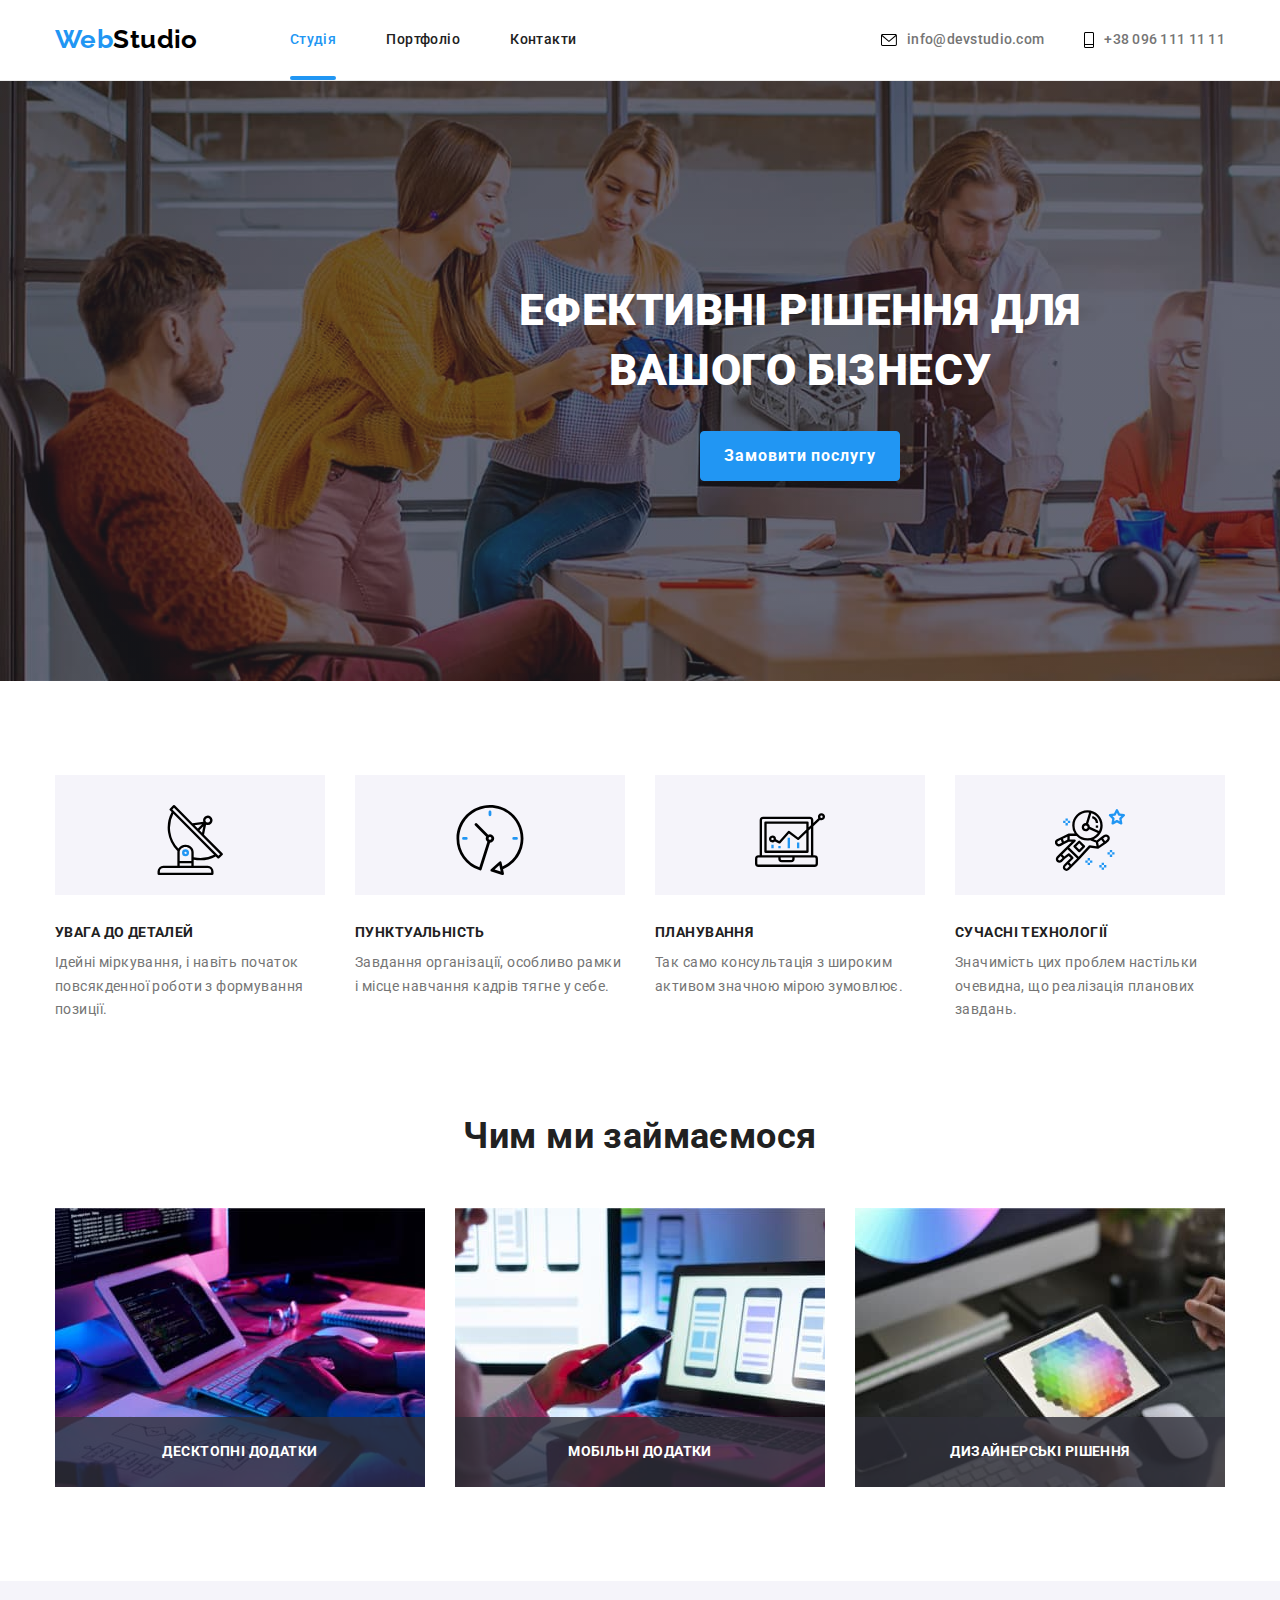
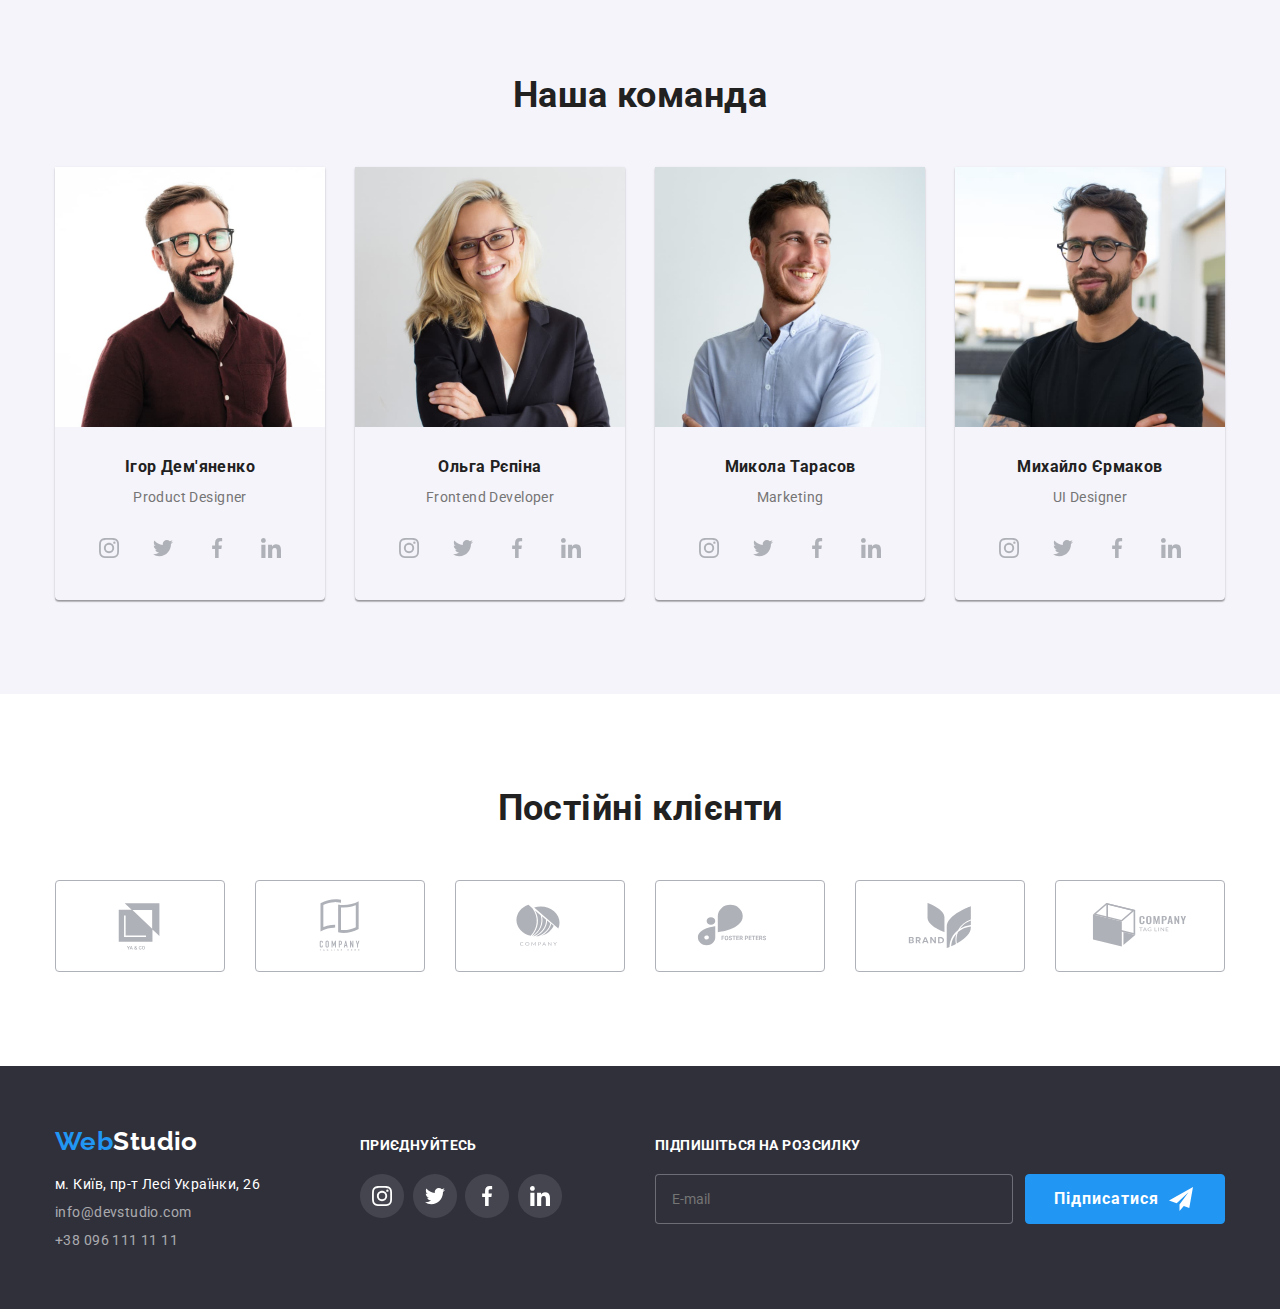
<file: index.html>
<!DOCTYPE html>
<html lang="uk">

<head>
    <meta charset="UTF-8">
    <meta http-equiv="X-UA-Compatible" content="IE=edge">
    <meta name="viewport" content="width=device-width, initial-scale=1.0">
    <title>Студія дизайну</title>
    <link rel="stylesheet"
        href="https://cdnjs.cloudflare.com/ajax/libs/modern-normalize/1.1.0/modern-normalize.min.css">
    <link rel="preconnect" href="https://fonts.googleapis.com">
    <link rel="preconnect" href="https://fonts.gstatic.com" crossorigin>
    <link
        href="https://fonts.googleapis.com/css2?family=Raleway:wght@700&family=Roboto:wght@400;500;700;900&display=swap"
        rel="stylesheet">
    <link rel="stylesheet" href="./css/main.min.css">
</head>

<body class="page">

    <!--Header-->

    <header class="header">
        <div class="header__container container">
            <nav class="nav">
                <a href="./index.html" class="logo logo--mode-dark list">
                    <span class="logo--accent">Web</span>Studio
                </a>
                <ul class="nav list">
                    <li class="nav__item">
                        <a href="" class="nav__link current list">
                            Студія
                        </a>
                    </li>
                    <li class="nav__item">
                        <a href="./portfolio.html" class="nav__link list">
                            Портфоліо
                        </a>
                    </li>
                    <li class="nav__item">
                        <a href="" class="nav__link list">
                            Контакти
                        </a>
                    </li>
                </ul>
            </nav>

            <ul class="phone-email list">

                <li class="phone-email__item">
                    <a href="mailto:info@devstudio.com" class="phone-email__link list">
                        <svg class="phone-email__icon" width="16" height="12">
                            <use href="./images/sprit.svg#envelope"></use>
                        </svg>
                        info@devstudio.com</a>
                </li>

                <li class="phone-email__item">
                    <a href="tel:+380961111111" class="phone-email__link list">
                        <svg class="phone-email__icon" width="10" height="16">
                            <use href="./images/sprit.svg#vector"></use>
                        </svg>
                        +38 096 111 11 11</a>
                </li>
            </ul>
        </div>
    </header>

    <!--Herо-->

    <main>
        <section class="hero">
            <div class="container">
                <h1 class="hero__title">Ефективні рішення для вашого бізнесу</h1>
                <button data-modal-open type="button" class="button button-primery">Замовити послугу</button>

                <!--Modal window-->

                <div data-modal class="backdrop is-hidden">
                    <div class="modal">
                        <form class="form">
                            <button data-modal-close type="button" class="modal__btn">
                                <svg width="18" height="18">
                                    <use href="./images/icon.svg#icon-close"></use>
                                </svg>
                            </button>
                            <div class="modal__text">Залиште свої дані, ми вам передзвонимо</div>
                            <div class="form__fild">
                                <label class="form__label" for="name">
                                    <span class="form__text">Ім'я</span>
                                </label>
                                <input class="form__input" type="text" name="name" id="name">
                                <span class="form__icon">
                                    <svg width="18" height="18">
                                        <use href="./images/icon.svg#icon-person"></use>
                                    </svg>
                                </span>
                            </div>
                            <div class="form__fild">
                                <label class="form__label" for="phone">
                                    <span class="form__text">Телефон</span>
                                </label>
                                <input class="form__input" type="tel" name="phone" id="phone">
                                <span class="form__icon">
                                    <svg width="18" height="18">
                                        <use href="./images/icon.svg#icon-phone"></use>
                                    </svg>
                                </span>
                            </div>
                            <div class="form__fild">
                                <label class="form__label" for="email">
                                    <span class="form__text">Пошта</span>
                                </label>
                                <input class="form__input" type="email" name="email" id="email">
                                <span class="form__icon">
                                    <svg width="18" height="18">
                                        <use href="./images/icon.svg#icon-email"></use>
                                    </svg>
                                </span>
                            </div>

                            <!--Reviews-->

                            <div class="form__fild">
                                <label class="form__label" for="comment">
                                    <span class="form__text">Коментар</span>
                                </label>
                                <textarea class="form__input form__comment" name="comment" id="comment" rows="5"
                                    placeholder="Введіть текст"></textarea>
                            </div>

                            <!--Privacy policies-->

                            <label class="check">
                                <input class="visually-hidden" type="checkbox">
                                <span class="check__box"></span>
                                <span class="check__text"> Погоджуюся з розсилкою та приймаю</span>
                                <a class="check__text check__doc" href="">Умови договору</a>
                            </label>
                            <button type="submit" class="button-primery">Відправити</button>
                        </form>
                    </div>
                </div>
            </div>
        </section>

        <!--Advantages-->

        <section class="section">
            <div class="container">
                <ul class="advantages list">
                    <li class="advantages__item">
                        <div class="advantages__tumba">
                            <svg width="70" height="70">
                                <use href="./images/sprit.svg#group"></use>
                            </svg>
                        </div>
                        <h3 class="advantages__title">УВАГА ДО ДЕТАЛЕЙ</h3>
                        <p class="advantages__text">Ідейні міркування, і навіть початок повсякденної роботи з формування
                            позиції.
                        </p>
                    </li>
                    <li class="advantages__item">
                        <div class="advantages__tumba">
                            <svg width="70" height="70">
                                <use href="./images/sprit.svg#clock"></use>
                            </svg>
                        </div>
                        <h3 class="advantages__title">ПУНКТУАЛЬНІСТЬ</h3>
                        <p class="advantages__text">Завдання організації, особливо рамки і місце навчання кадрів тягне у
                            себе.
                        </p>
                    </li>
                    <li class="advantages__item">
                        <div class="advantages__tumba">
                            <svg width="70" height="70">
                                <use href="./images/sprit.svg#diagram"></use>
                            </svg>
                        </div>
                        <h3 class="advantages__title">ПЛАНУВАННЯ</h3>
                        <p class="advantages__text">Так само консультація з широким активом значною мірою зумовлює.
                        </p>
                    </li>
                    <li class="advantages__item">
                        <div class="advantages__tumba">
                            <svg width="70" height="70">
                                <use href="./images/sprit.svg#astronaut"></use>
                            </svg>
                        </div>
                        <h3 class="advantages__title">СУЧАСНІ ТЕХНОЛОГІЇ</h3>
                        <p class="advantages__text">Значимість цих проблем настільки очевидна, що реалізація планових
                            завдань.
                        </p>
                    </li>
                </ul>
            </div>
        </section>

        <!--About us-->

        <section class="abaut-us section ">
            <div class="container">
                <h2 class="title">Чим ми займаємося</h2>
                <ul class="abaut-us__box list">
                    <li class="abaut-us__item">
                        <img src="./images/simatic-1.jpg" alt="семантика сайту" width="370" height="278">
                        <div class="abaut-us__decor">
                            <h3 class="abaut-us__title">Десктопні додатки</h3>
                        </div>
                    </li>
                    <li class="abaut-us__item">
                        <img src="./images/design-2.jpg" alt="дизайн проекту" width="370" height="278">
                        <div class="abaut-us__decor">
                            <h3 class="abaut-us__title">Мобільні додатки</h3>
                        </div>
                    </li>
                    <li class="abaut-us__item">
                        <img src="./images/color-design-3.jpg" alt="підбір кольору дизайну" width="370" height="278">
                        <div class="abaut-us__decor">
                            <h3 class="abaut-us__title">Дизайнерські рішення</h3>
                        </div>
                    </li>
                </ul>
            </div>
        </section>

        <!--Aur team-->

        <section class="section team">
            <div class="container">
                <h2 class="title">Наша команда</h2>
                <ul class="card-team list">
                    <li class="card-team__item">
                        <img src="./images/product-designer.jpg" alt="Ігор Дем'яненко" width="270" height="260">
                        <div class="team-content">
                            <h3 class="team__title">Ігор Дем'яненко</h3>
                            <p class="team__text">Product Designer</p>
                            <ul class="social list">
                                <li>
                                    <a class="social__link" href="">
                                        <svg height="20" width="20">
                                            <use href="./images/sprit.svg#instagram"></use>
                                        </svg>
                                    </a>
                                </li>
                                <li>
                                    <a class="social__link" href="">
                                        <svg height="20" width="20">
                                            <use href="./images/sprit.svg#twitter"></use>
                                        </svg>
                                    </a>
                                </li>
                                <li>
                                    <a class="social__link" href="">
                                        <svg height="20" width="20">
                                            <use href="./images/sprit.svg#facebook"></use>
                                        </svg>
                                    </a>
                                </li>
                                <li>
                                    <a class="social__link" href="">
                                        <svg height="20" width="20">
                                            <use href="./images/sprit.svg#linkedin"></use>
                                        </svg>
                                    </a>
                                </li>
                            </ul>
                        </div>
                    </li>
                    <li class="card-team__item">
                        <img src="images/frontend-developer.jpg" alt="Ольга Рєпіна" width="270" height="260">
                        <div class="team-content">
                            <h3 class="team__title">Ольга Рєпіна</h3>
                            <p class="team__text">Frontend Developer</p>
                            <ul class="social list">
                                <li>
                                    <a class="social__link" href="">
                                        <svg height="20" width="20">
                                            <use href="./images/sprit.svg#instagram"></use>
                                        </svg>
                                    </a>
                                </li>
                                <li>
                                    <a class="social__link" href="">
                                        <svg height="20" width="20">
                                            <use href="./images/sprit.svg#twitter"></use>
                                        </svg>
                                    </a>
                                </li>
                                <li>
                                    <a class="social__link" href="">
                                        <svg height="20" width="20">
                                            <use href="./images/sprit.svg#facebook"></use>
                                        </svg>
                                    </a>
                                </li>
                                <li>
                                    <a class="social__link" href="">
                                        <svg height="20" width="20">
                                            <use href="./images/sprit.svg#linkedin"></use>
                                        </svg>
                                    </a>
                                </li>
                            </ul>
                        </div>
                    </li>
                    <li class="card-team__item">
                        <img src="images/marketing.jpg" alt="Микола Тарасов" width="270" height="260">
                        <div class="team-content">
                            <h3 class="team__title">Микола Тарасов</h3>
                            <p class="team__text">Marketing</p>
                            <ul class="social list">
                                <li>
                                    <a class="social__link" href="">
                                        <svg height="20" width="20">
                                            <use href="./images/sprit.svg#instagram"></use>
                                        </svg>
                                    </a>
                                </li>
                                <li>
                                    <a class="social__link" href="">
                                        <svg height="20" width="20">
                                            <use href="./images/sprit.svg#twitter"></use>
                                        </svg>
                                    </a>
                                </li>
                                <li>
                                    <a class="social__link" href="">
                                        <svg height="20" width="20">
                                            <use href="./images/sprit.svg#facebook"></use>
                                        </svg>
                                    </a>
                                </li>
                                <li>
                                    <a class="social__link" href="">
                                        <svg height="20" width="20">
                                            <use href="./images/sprit.svg#linkedin"></use>
                                        </svg>
                                    </a>
                                </li>
                            </ul>
                        </div>
                    </li>
                    <li class="card-team__item">
                        <img src="images/ui-designer.jpg" alt="Михайло Єрмаков" width="270" height="260">
                        <div class="team-content">
                            <h3 class="team__title">Михайло Єрмаков</h3>
                            <p class="team__text">UI Designer</p>
                            <ul class="social list">
                                <li>
                                    <a class="social__link" href="">
                                        <svg height="20" width="20">
                                            <use href="./images/sprit.svg#instagram"></use>
                                        </svg>
                                    </a>
                                </li>
                                <li>
                                    <a class="social__link" href="">
                                        <svg height="20" width="20">
                                            <use href="./images/sprit.svg#twitter"></use>
                                        </svg>
                                    </a>
                                </li>
                                <li>
                                    <a class="social__link" href="">
                                        <svg height="20" width="20">
                                            <use href="./images/sprit.svg#facebook"></use>
                                        </svg>
                                    </a>
                                </li>
                                <li>
                                    <a class="social__link" href="">
                                        <svg height="20" width="20">
                                            <use href="./images/sprit.svg#linkedin"></use>
                                        </svg>
                                    </a>
                                </li>
                            </ul>
                        </div>
                    </li>
                </ul>
            </div>
        </section>

        <!--Aur client-->
        <section class="section client">
            <div class="container">
                <h2 class="title">Постійні клієнти</h2>
                <ul class="client__list list">
                    <li class="client__card">
                        <a class="client__icon" href="">
                            <svg width="106" height="60">
                                <use href="./images/sprit.svg#client-1"></use>
                            </svg>
                        </a>
                    </li>
                    <li class="client__card">
                        <a class="client__icon" href="">
                            <svg width="106" height="60">
                                <use href="./images/sprit.svg#client-2"></use>
                            </svg>
                        </a>
                    </li>
                    <li class="client__card">
                        <a class="client__icon" href="">
                            <svg width="106" height="60">
                                <use href="./images/sprit.svg#client-3"></use>
                            </svg>
                        </a>
                    </li>
                    <li class="client__card">
                        <a class="client__icon" href="">
                            <svg width="106" height="60">
                                <use href="./images/sprit.svg#client-4"></use>
                            </svg>
                        </a>
                    </li>
                    <li class="client__card">
                        <a class="client__icon" href="">
                            <svg width="106" height="60">
                                <use href="./images/sprit.svg#client-5"></use>
                            </svg>
                        </a>
                    </li>
                    <li class="client__card">
                        <a class="client__icon" href="">
                            <svg width="106" height="60">
                                <use href="./images/sprit.svg#client-6"></use>
                            </svg>
                        </a>
                    </li>
                </ul>
            </div>
        </section>
    </main>

    <!--Footer-->

    <footer class="footer">
        <div class="container footer__item">
            <div>
                <a href="./index.html" class="logo logo--mode-light logo-footer list"><span
                        class="logo--accent">Web</span>Studio</a>
                <address class="address">
                    м. Київ, пр-т Лесі Українки, 26
                    <div class="address-item">
                        <a class="address__link list" href="mailto:info@devstudio.com">info@devstudio.com</a>
                    </div>
                    <div class="address-item">
                        <a class="footer--color address__link list" href="tel:+380961111111">+38 096 111 11 11</a>
                    </div>
                </address>
            </div>
            <div class="footer__social">
                <p class="footer__titel">ПРИЄДНУЙТЕСЬ</p>
                <ul class="social list">
                    <li>
                        <a class="social__link social__link--fill" href="">
                            <svg height="20" width="20">
                                <use href="./images/sprit.svg#instagram"></use>
                            </svg>
                        </a>
                    </li>
                    <li>
                        <a class="social__link social__link--fill" href="">
                            <svg height="20" width="20">
                                <use href="./images/sprit.svg#twitter"></use>
                            </svg>
                        </a>
                    </li>
                    <li>
                        <a class="social__link social__link--fill " href="">
                            <svg height="20" width="20">
                                <use href="./images/sprit.svg#facebook"></use>
                            </svg>
                        </a>
                    </li>
                    <li class="">
                        <a class="social__link social__link--fill " href="">
                            <svg height="20" width="20">
                                <use href="./images/sprit.svg#linkedin"></use>
                            </svg>
                        </a>
                    </li>
                </ul>
            </div>

            <!--Mailing list-->
            <div class="footer__mailing">
                <p class="footer__titel">ПІДПИШІТЬСЯ НА РОЗСИЛКУ</p>
                <form class="footer__form">
                    <input class="footer__input" placeholder="E-mail">
                    <button type="submit" class="button button-primery button-footer">
                        Підписатися
                        <svg class="footer__icon" height="24" width="24">
                            <use href="./images/icon.svg#icon-send"></use>
                        </svg>
                    </button>
                </form>
            </div>
        </div>
    </footer>
    <script src="./js/modal.js"></script>
</body>

</html>
</file>
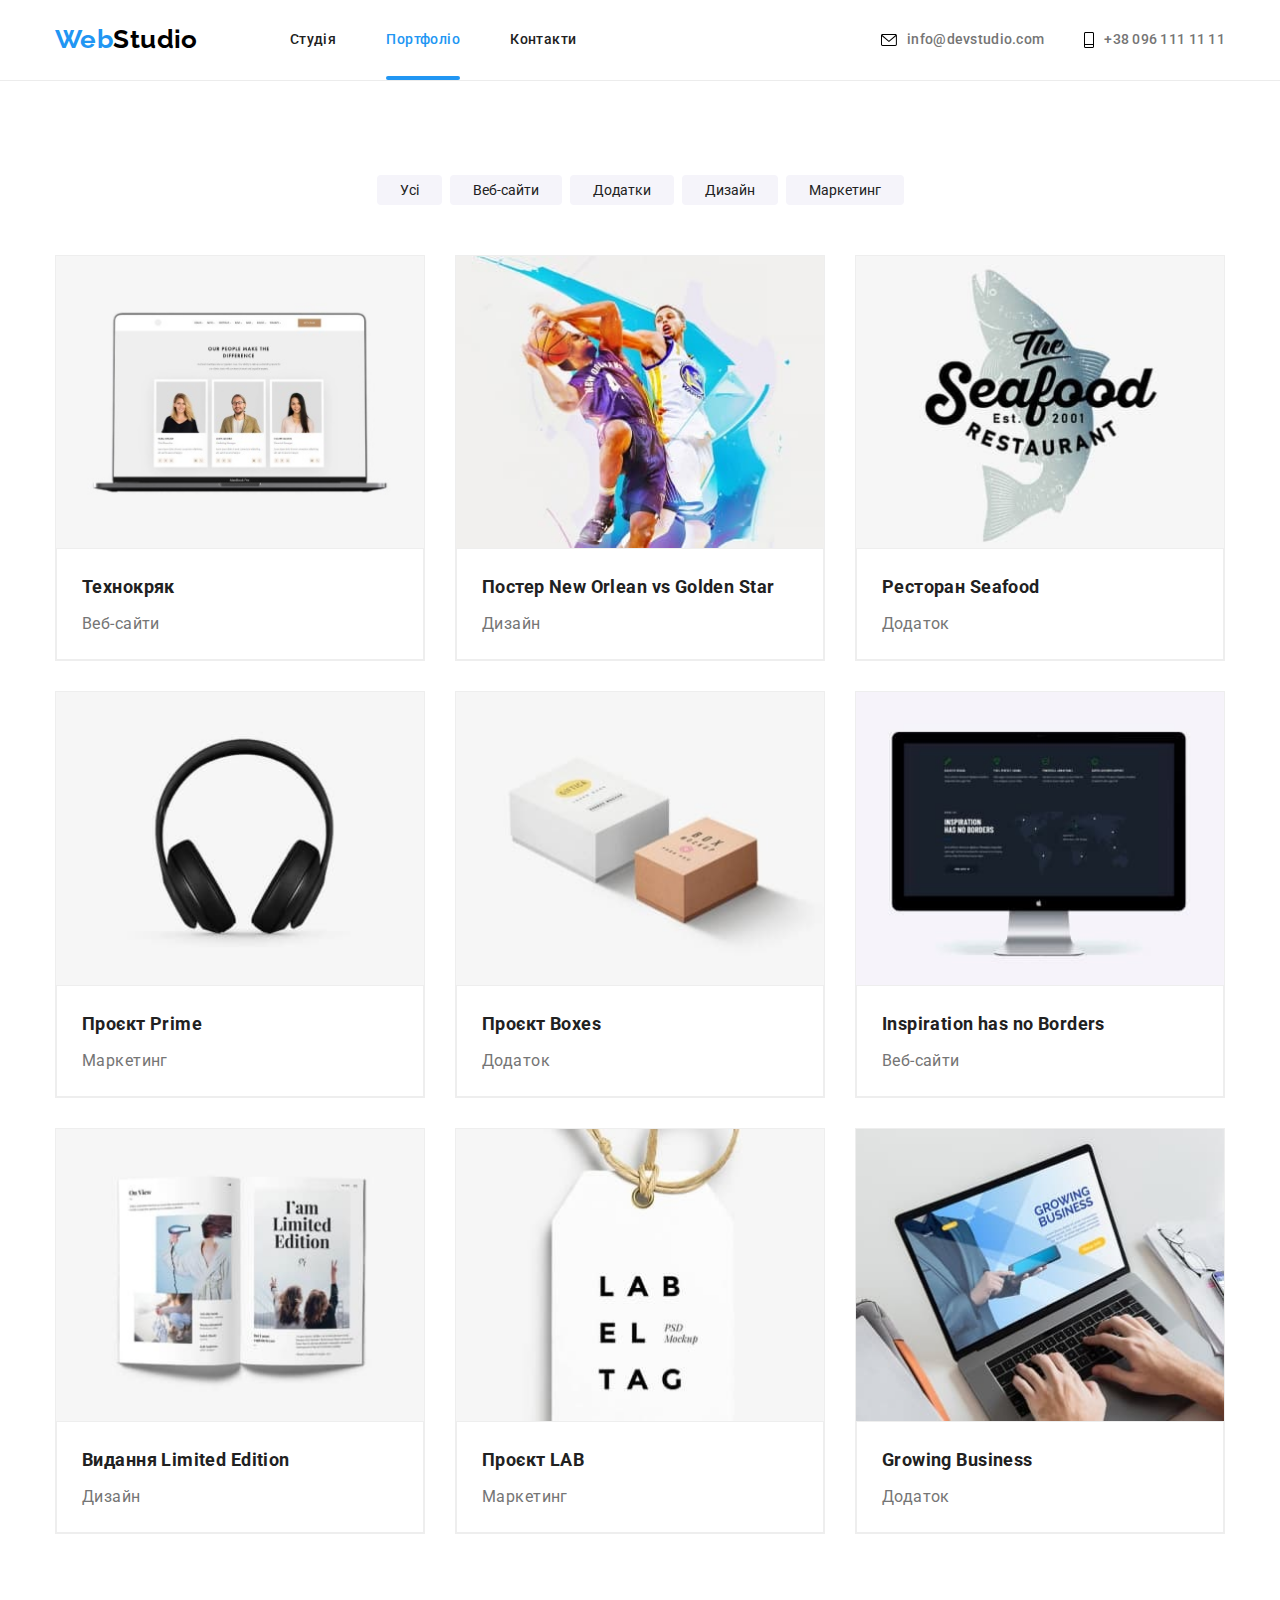
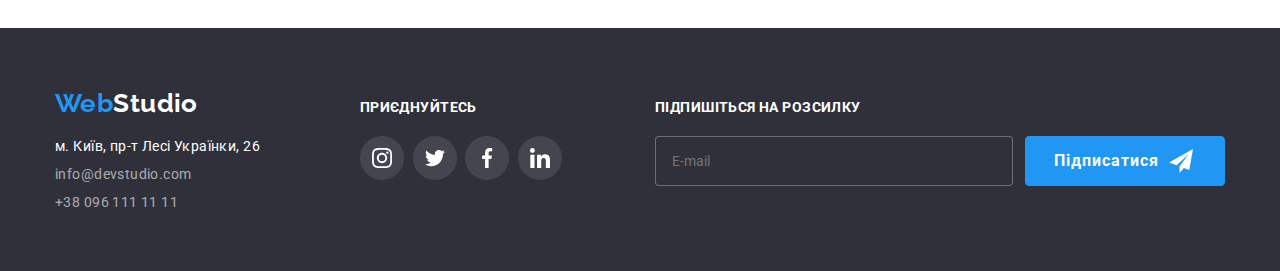
<file: portfolio.html>
<!DOCTYPE html>
<html lang="uk">

<head>
    <meta charset="UTF-8">
    <meta http-equiv="X-UA-Compatible" content="IE=edge">
    <meta name="viewport" content="width=device-width, initial-scale=1.0">
    <title>Студія дизайну</title>
    <link rel="stylesheet"
        href="https://cdnjs.cloudflare.com/ajax/libs/modern-normalize/1.1.0/modern-normalize.min.css">
    <link rel="preconnect" href="https://fonts.googleapis.com">
    <link rel="preconnect" href="https://fonts.gstatic.com" crossorigin>
    <link
        href="https://fonts.googleapis.com/css2?family=Raleway:wght@700&family=Roboto:wght@400;500;700;900&display=swap"
        rel="stylesheet">
    <link rel="stylesheet" href="./css/main.min.css">
</head>

<body class="page">

    <!--Header-->

    <header class="header">
        <div class="header__container container">
            <nav class="nav">
                <a href="./index.html" class="logo logo--mode-dark list">
                    <span class="logo--accent">Web</span>Studio
                </a>
                <ul class="nav list">
                    <li class="nav__item">
                        <a href="./index.html" class="nav__link list">
                            Студія
                        </a>
                    </li>
                    <li class="nav__item">
                        <a href="./portfolio.html" class="nav__link current list">
                            Портфоліо
                        </a>
                    </li>
                    <li class="nav__item">
                        <a href="" class="nav__link list">
                            Контакти
                        </a>
                    </li>
                </ul>
            </nav>

            <ul class="phone-email list">

                <li class="phone-email__item">
                    <a href="mailto:info@devstudio.com" class="phone-email__link list">
                        <svg class="phone-email__icon" width="16" height="12">
                            <use href="./images/sprit.svg#envelope"></use>
                        </svg>
                        info@devstudio.com</a>
                </li>

                <li class="phone-email__item">
                    <a href="tel:+380961111111" class="phone-email__link list">
                        <svg class="phone-email__icon" width="10" height="16">
                            <use href="./images/sprit.svg#vector"></use>
                        </svg>
                        +38 096 111 11 11</a>
                </li>
            </ul>
        </div>
    </header>

    <main>
        <!--Portfolio-->
        <section class="section">

            <!--Nav portfolio-->
            <div class="container">
                <ul class="portfolio__nav list">
                    <li class="portfolio__item">
                        <button type="button" class="button-secondary link">Усі</button>
                    </li>
                    <li class="portfolio__item">
                        <button type="button" class="button-secondary link">Веб-сайти</button>
                    </li>
                    <li class="portfolio__item">
                        <button type="button" class="button-secondary link">Додатки</button>
                    </li>
                    <li class="portfolio__item">
                        <button type="button" class="button-secondary link">Дизайн</button>
                    </li>
                    <li class="portfolio__item">
                        <button type="button" class="button-secondary link">Маркетинг</button>
                    </li>
                </ul>

                <ul class="card-set list ">
                    <li class="card-set__item">
                        <a href="" class="card list">
                            <div class="card__thumb">
                                <img src="./images/tehnokryac.jpg" alt="Технології">
                                <div class="card__overlay">
                                    <p>Ресурс пропонує комплексні пропозиції з різним рівнем функціоналу та сервісів.
                                        Все це дозволить відвідувачу
                                        отримати вичерпні відомості про компанію чи приватну особу.
                                    </p>
                                </div>
                            </div>
                            <div class="card__content list">
                                <h2 class="card__titel">Технокряк</h2>
                                <p class="card__text">Веб-сайти</p>
                            </div>
                        </a>

                    </li>
                    <li class="card-set__item">
                        <a href="" class="card list">
                            <div class="card__thumb">
                                <img src="./images/new-orlean.jpg" alt="Логотип New Orlean">
                                <div class="card__overlay">
                                    <p>Ресурс пропонує комплексні пропозиції з різним рівнем функціоналу та сервісів.
                                        Все це дозволить відвідувачу
                                        отримати вичерпні відомості про компанію чи приватну особу.
                                    </p>
                                </div>
                            </div>
                            <div class="card__content">
                                <h2 class="card__titel">Постер New Orlean vs Golden Star</h2>
                                <p class="card__text">Дизайн</p>
                            </div>
                        </a>
                    </li>
                    <li class="card-set__item">
                        <a href="" class="card list">
                            <div class="card__thumb">
                                <img src="./images/seafood.jpg" alt="Логотип Seafood">
                                <div class="card__overlay">
                                    <p>Ресурс пропонує комплексні пропозиції з різним рівнем функціоналу та сервісів.
                                        Все це дозволить відвідувачу
                                        отримати вичерпні відомості про компанію чи приватну особу.
                                    </p>
                                </div>
                            </div>
                            <div class="card__content">
                                <h2 class="card__titel">Ресторан Seafood</h2>
                                <p class="card__text">Додаток</p>
                            </div>
                        </a>
                    </li>
                    <li class="card-set__item">
                        <a href="" class="card list">
                            <div class="card__thumb">
                                <img src="./images/prime.jpg" alt="Наушники">
                                <div class="card__overlay">
                                    <p>Ресурс пропонує комплексні пропозиції з різним рівнем функціоналу та сервісів.
                                        Все це дозволить відвідувачу
                                        отримати вичерпні відомості про компанію чи приватну особу.
                                    </p>
                                </div>
                            </div>
                            <div class="card__content">
                                <h2 class="card__titel">Проєкт Prime</h2>
                                <p class="card__text">Маркетинг</p>
                            </div>
                        </a>
                    </li>
                    <li class="card-set__item">
                        <a href="" class="card list">
                            <div class="card__thumb">
                                <img src="./images/boxes.jpg" alt="Упаковки">
                                <div class="card__overlay">
                                    <p>Ресурс пропонує комплексні пропозиції з різним рівнем функціоналу та сервісів.
                                        Все це дозволить відвідувачу
                                        отримати вичерпні відомості про компанію чи приватну особу.
                                    </p>
                                </div>
                            </div>
                            <div class="card__content">
                                <h2 class="card__titel">Проєкт Boxes</h2>
                                <p class="card__text">Додаток</p>
                            </div>
                        </a>
                    </li>
                    <li class="card-set__item">
                        <a href="" class="card list">
                            <div class="card__thumb">
                                <img src="./images/inspiration-borders.jpg" alt="Монітор">
                                <div class="card__overlay">
                                    <p>Ресурс пропонує комплексні пропозиції з різним рівнем функціоналу та сервісів.
                                        Все це дозволить відвідувачу
                                        отримати вичерпні відомості про компанію чи приватну особу.
                                    </p>
                                </div>
                            </div>
                            <div class="card__content">
                                <h2 class="card__titel">Inspiration has no Borders</h2>
                                <p class="card__text">Веб-сайти</p>
                            </div>
                        </a>
                    </li>
                    <li class="card-set__item">
                        <a href="" class="card list">
                            <div class="card__thumb">
                                <img src="./images/limited-edition.jpg" alt="Книга">
                                <div class="card__overlay">
                                    <p>Ресурс пропонує комплексні пропозиції з різним рівнем функціоналу та сервісів.
                                        Все це дозволить відвідувачу
                                        отримати вичерпні відомості про компанію чи приватну особу.
                                    </p>
                                </div>
                            </div>
                            <div class="card__content">
                                <h2 class="card__titel">Видання Limited Edition</h2>
                                <p class="card__text">Дизайн</p>
                            </div>
                        </a>
                    </li>
                    <li class="card-set__item">
                        <a href="" class="card list">
                            <div class="card__thumb">
                                <img src="./images/lab.jpg" alt="Лейба">
                                <div class="card__overlay">
                                    <p>Ресурс пропонує комплексні пропозиції з різним рівнем функціоналу та сервісів.
                                        Все це дозволить відвідувачу
                                        отримати вичерпні відомості про компанію чи приватну особу.
                                    </p>
                                </div>
                            </div>
                            <div class="card__content">
                                <h2 class="card__titel">Проєкт LAB</h2>
                                <p class="card__text">Маркетинг</p>
                            </div>
                        </a>
                    </li>
                    <li class="card-set__item">
                        <a href="" class="card list">
                            <div class="card__thumb">
                                <img src="./images/growing-business.jpg" alt="Ноутбукs">
                                <div class="card__overlay">
                                    <p>Ресурс пропонує комплексні пропозиції з різним рівнем функціоналу та сервісів.
                                        Все це дозволить відвідувачу
                                        отримати вичерпні відомості про компанію чи приватну особу.
                                    </p>
                                </div>
                            </div>
                            <div class="card__content">
                                <h2 class="card__titel">Growing Business</h2>
                                <p class="card__text">Додаток</p>
                            </div>
                        </a>
                    </li>
                </ul>
            </div>
        </section>

    </main>

    <!--Footer-->

    <footer class="footer">
        <div class="container footer__item">
            <div>
                <a href="./index.html" class="logo logo--mode-light logo-footer list"><span
                        class="logo--accent">Web</span>Studio</a>
                <address class="address">
                    м. Київ, пр-т Лесі Українки, 26
                    <div class="address-item">
                        <a class="address__link list" href="mailto:info@devstudio.com">info@devstudio.com</a>
                    </div>
                    <div class="address-item">
                        <a class="footer--color address__link list" href="tel:+380961111111">+38 096 111 11 11</a>
                    </div>
                </address>
            </div>
            <div class="footer__social">
                <p class="footer__titel">ПРИЄДНУЙТЕСЬ</p>
                <ul class="social list">
                    <li>
                        <a class="social__link social__link--fill" href="">
                            <svg height="20" width="20">
                                <use href="./images/sprit.svg#instagram"></use>
                            </svg>
                        </a>
                    </li>
                    <li>
                        <a class="social__link social__link--fill" href="">
                            <svg height="20" width="20">
                                <use href="./images/sprit.svg#twitter"></use>
                            </svg>
                        </a>
                    </li>
                    <li>
                        <a class="social__link social__link--fill " href="">
                            <svg height="20" width="20">
                                <use href="./images/sprit.svg#facebook"></use>
                            </svg>
                        </a>
                    </li>
                    <li class="">
                        <a class="social__link social__link--fill " href="">
                            <svg height="20" width="20">
                                <use href="./images/sprit.svg#linkedin"></use>
                            </svg>
                        </a>
                    </li>
                </ul>
            </div>

            <!--Mailing list-->
            <div class="footer__mailing">
                <p class="footer__titel">ПІДПИШІТЬСЯ НА РОЗСИЛКУ</p>
                <form class="footer__form">
                    <input class="footer__input" placeholder="E-mail">
                    <button type="submit" class="button button-primery button-footer">
                        Підписатися
                        <svg class="footer__icon" height="24" width="24">
                            <use href="./images/icon.svg#icon-send"></use>
                        </svg>
                    </button>
                </form>
            </div>
        </div>
    </footer>
    <script src="./js/modal.js"></script>
</body>

</html>
</file>
<file: css/main.min.css>
:root{--text-nav-link:#212121;--text-primery-color:#757575;--text-h2-6-dark-color:#212121;--text-h2-6-light-color: #FFFFFF;--text-footer-color: #FFFFFF;--btn-text: #FFFFFF;--btn-background: #2196F3;--btn-border: #2196F3;--btn-sec-text:#212121;--btn-sec-background:#F5F4FA;--btn-sec-text-hover:#FFFFFF;--btn-sec-background-hover:#2196F3;--logo-accent-color: #2196F3;--logo-text-light:#FFFFFF;--logo-text-dark:#000000;--background-header-color: #FFFFFF;--backgraund-hero-color: #2F303A;--backgraund-modal-color:#FFFFFF;--backgraund-tumd-advantage:#F5F4FA;--background-abaut-us-decor:rgba(47, 48, 58, 0.8);--backgraund-section: #F5F4FA;--background-footer:#2F303A;--link-color: #2196F3;--current-color:#2196F3;--card-set-gap: 30px;--card-background: rgba(255, 255, 255, 1);--card-text-overlay:#FFFFFF;--card-backgraund-overlay:rgba(33, 150, 243, 0.9);--svg-primery-color:#AFB1B8;--svg-secondary-color:#FFFFFF;--svg-link-color:#2196F3}.visually-hidden{position:absolute;width:1px;height:1px;overflow:hidden;clip:rect(0 0 0 0)}.visually-hidden:hover+.check__box,.visually-hidden:focus+.check__box{background-image:url(../images/check-focus.svg)}.visually-hidden:checked+.check__box{border-radius:2px;background-color:#2196f3;background-image:url(../images/icon\ check.svg);background-size:contain;background-origin:content-box;-webkit-transition:color 250ms cubic-bezier(0.4, 0, 0.2, 1);transition:color 250ms cubic-bezier(0.4, 0, 0.2, 1)}.page{margin:0;font-family:Roboto,sans-serif;font-weight:400;font-size:14px;line-height:1.71;letter-spacing:.03em;color:var(--text-primery-color)}.section{padding-top:94px;padding-bottom:94px}.title{margin-bottom:50px;color:var(--text-h2-6-dark-color);font-weight:700;font-size:36px;line-height:1.16;text-align:center}.list{list-style:none;text-decoration:none;padding:0;margin:0}h1,h2,h3,h4,h5,h6,p,ul{margin:0}img{display:block;max-width:100%;height:auto}.container{width:1200px;margin-left:auto;margin-right:auto;padding-left:15px;padding-right:15px}.card-set{padding:0;margin:0;list-style:none;display:-webkit-box;display:-ms-flexbox;display:flex;-ms-flex-wrap:wrap;flex-wrap:wrap;margin-left:calc(-1*var(--card-set-gap));margin-top:calc(-1*var(--card-set-gap))}.card-set__item{border:1px solid #eee;-ms-flex-preferred-size:calc(33.3333333333% - var(--card-set-gap));flex-basis:calc(33.3333333333% - var(--card-set-gap));margin-left:var(--card-set-gap);margin-top:var(--card-set-gap)}.card{-webkit-transition:-webkit-box-shadow 250ms cubic-bezier(0.4, 0, 0.2, 1);transition:-webkit-box-shadow 250ms cubic-bezier(0.4, 0, 0.2, 1);transition:box-shadow 250ms cubic-bezier(0.4, 0, 0.2, 1);transition:box-shadow 250ms cubic-bezier(0.4, 0, 0.2, 1), -webkit-box-shadow 250ms cubic-bezier(0.4, 0, 0.2, 1)}.card:hover,.card:focus{display:block;-webkit-box-shadow:0px 1px 1px rgba(0,0,0,.12),0px 4px 4px rgba(0,0,0,.06),1px 4px 6px rgba(0,0,0,.16);box-shadow:0px 1px 1px rgba(0,0,0,.12),0px 4px 4px rgba(0,0,0,.06),1px 4px 6px rgba(0,0,0,.16)}.card__thumb{position:relative;overflow:hidden}.card__content{padding:20px 25px;border-top:0;border:1px solid #eee;background-color:var(--card-background)}.card__overlay{position:absolute;top:0;left:0;width:100%;height:100%;padding:63px 24px;font-weight:400;font-size:18px;line-height:1.59;color:var(--card-text-overlay);background-color:var(--card-backgraund-overlay);opacity:0;-webkit-transform:translatey(100%);transform:translatey(100%);-webkit-transition:opacity 250ms cubic-bezier(0.4, 0, 0.2, 1),-webkit-transform 250ms cubic-bezier(0.4, 0, 0.2, 1),-webkit-box-shadow 250ms cubic-bezier(0.4, 0, 0.2, 1);transition:opacity 250ms cubic-bezier(0.4, 0, 0.2, 1),-webkit-transform 250ms cubic-bezier(0.4, 0, 0.2, 1),-webkit-box-shadow 250ms cubic-bezier(0.4, 0, 0.2, 1);transition:transform 250ms cubic-bezier(0.4, 0, 0.2, 1),opacity 250ms cubic-bezier(0.4, 0, 0.2, 1),box-shadow 250ms cubic-bezier(0.4, 0, 0.2, 1);transition:transform 250ms cubic-bezier(0.4, 0, 0.2, 1),opacity 250ms cubic-bezier(0.4, 0, 0.2, 1),box-shadow 250ms cubic-bezier(0.4, 0, 0.2, 1),-webkit-transform 250ms cubic-bezier(0.4, 0, 0.2, 1),-webkit-box-shadow 250ms cubic-bezier(0.4, 0, 0.2, 1)}.card:hover .card__overlay{-webkit-transform:translatex(0);transform:translatex(0);opacity:1}.card__titel{font-style:normal;font-weight:700;font-size:18px;line-height:2;color:var(--text-h2-6-dark-color)}.card__text{margin-top:4px;font-weight:400;font-size:16px;line-height:1.87;color:var(--text-primery-color)}.logo{margin-right:92px;padding-top:24px;padding-bottom:25px;font-family:"Raleway",sans-serif;font-weight:700;font-size:26px;line-height:1.19}.logo--accent{color:var(--logo-accent-color)}.logo--mode-light{color:var(--logo-text-light)}.logo--mode-dark{color:var(--logo-text-dark)}.button{display:inline-block;border:1px solid rgba(0,0,0,0);font-weight:700;font-size:16px;line-height:1.87;letter-spacing:.06em;text-align:center;cursor:pointer;-webkit-transition:opacity 250ms cubic-bezier(0.4, 0, 0.2, 1);transition:opacity 250ms cubic-bezier(0.4, 0, 0.2, 1)}.button-primery{height:50px;min-width:200px;border-color:var(--btn-border);border-radius:4px;color:var(--btn-text);background-color:var(--btn-background)}.button-footer{display:-webkit-box;display:-ms-flexbox;display:flex;-webkit-box-align:center;-ms-flex-align:center;align-items:center;margin-left:12px;padding:10px 28px}.button-secondary{padding:6px 22px;color:var(--btn-sec-text);background-color:var(--btn-sec-background);border:1px solid rgba(0,0,0,0);border-radius:4px;-webkit-transition:color 250ms cubic-bezier(0.4, 0, 0.2, 1),background-color 250ms cubic-bezier(0.4, 0, 0.2, 1),-webkit-box-shadow 250ms cubic-bezier(0.4, 0, 0.2, 1);transition:color 250ms cubic-bezier(0.4, 0, 0.2, 1),background-color 250ms cubic-bezier(0.4, 0, 0.2, 1),-webkit-box-shadow 250ms cubic-bezier(0.4, 0, 0.2, 1);transition:color 250ms cubic-bezier(0.4, 0, 0.2, 1),background-color 250ms cubic-bezier(0.4, 0, 0.2, 1),box-shadow 250ms cubic-bezier(0.4, 0, 0.2, 1);transition:color 250ms cubic-bezier(0.4, 0, 0.2, 1),background-color 250ms cubic-bezier(0.4, 0, 0.2, 1),box-shadow 250ms cubic-bezier(0.4, 0, 0.2, 1),-webkit-box-shadow 250ms cubic-bezier(0.4, 0, 0.2, 1)}.button-secondary:hover,.button-secondary:focus{color:var(--btn-sec-text-hover);background-color:var(--btn-sec-background-hover);-webkit-box-shadow:0px 3px 1px rgba(0,0,0,.1),0px 1px 2px rgba(0,0,0,.08),0px 2px 2px rgba(0,0,0,.12);box-shadow:0px 3px 1px rgba(0,0,0,.1),0px 1px 2px rgba(0,0,0,.08),0px 2px 2px rgba(0,0,0,.12)}.social{display:-webkit-box;display:-ms-flexbox;display:flex;-webkit-box-pack:justify;-ms-flex-pack:justify;justify-content:space-between;-webkit-box-align:center;-ms-flex-align:center;align-items:center}.social__link{display:-webkit-box;display:-ms-flexbox;display:flex;-webkit-box-align:center;-ms-flex-align:center;align-items:center;-webkit-box-pack:center;-ms-flex-pack:center;justify-content:center;width:44px;height:44px;border-radius:50%;fill:var(--svg-primery-color);-webkit-transition:background-color 250ms cubic-bezier(0.4, 0, 0.2, 1),fill 250ms cubic-bezier(0.4, 0, 0.2, 1);transition:background-color 250ms cubic-bezier(0.4, 0, 0.2, 1),fill 250ms cubic-bezier(0.4, 0, 0.2, 1)}.social__link:hover,.social__link:focus{background-color:var(--link-color);fill:var(--svg-secondary-color)}.social__link--fill{fill:var(--svg-secondary-color);background-image:-webkit-gradient(linear, left top, left bottom, from(rgba(255, 255, 255, 0.1)), to(rgba(255, 255, 255, 0.1)));background-image:linear-gradient(rgba(255, 255, 255, 0.1), rgba(255, 255, 255, 0.1))}.modal{position:absolute;top:50%;left:50%;-webkit-transform:translate(-50%, -50%) scale(1);transform:translate(-50%, -50%) scale(1);width:528px;height:581px;background:var(--backgraund-modal-color);-webkit-box-shadow:0px 1px 3px rgba(0,0,0,.12),0px 1px 1px rgba(0,0,0,.14),0px 2px 1px rgba(0,0,0,.2);box-shadow:0px 1px 3px rgba(0,0,0,.12),0px 1px 1px rgba(0,0,0,.14),0px 2px 1px rgba(0,0,0,.2);border-radius:4px;opacity:1;-webkit-transition:-webkit-transform 250ms cubic-bezier(0.4, 0, 0.2, 1);transition:-webkit-transform 250ms cubic-bezier(0.4, 0, 0.2, 1);transition:transform 250ms cubic-bezier(0.4, 0, 0.2, 1);transition:transform 250ms cubic-bezier(0.4, 0, 0.2, 1), -webkit-transform 250ms cubic-bezier(0.4, 0, 0.2, 1)}.backdrop.is-hidden .modal{-webkit-transform:translate(-50%, -50%) scale(0.6);transform:translate(-50%, -50%) scale(0.6)}.modal__text{margin-bottom:12px;font-size:20px;font-weight:700;line-height:normal;letter-spacing:.6px;text-transform:none;color:#212121}.modal__btn{display:-webkit-box;display:-ms-flexbox;display:flex;-webkit-box-pack:center;-ms-flex-pack:center;justify-content:center;-webkit-box-align:center;-ms-flex-align:center;align-items:center;outline:none;position:absolute;width:30px;height:30px;right:8px;top:8px;padding:6px;background:#fff;border:1px solid rgba(0,0,0,.1);background-color:rgba(0,0,0,0);border-radius:50%;cursor:pointer}.modal__btn:focus,.modal__btn:hover{fill:#2196f3;-webkit-transition:fill 250ms cubic-bezier(0.4, 0, 0.2, 1);transition:fill 250ms cubic-bezier(0.4, 0, 0.2, 1)}.form{padding:40px}.form ::-webkit-input-placeholder{color:rgba(117,117,117,.5);letter-spacing:.01em}.form ::-moz-placeholder{color:rgba(117,117,117,.5);letter-spacing:.01em}.form :-ms-input-placeholder{color:rgba(117,117,117,.5);letter-spacing:.01em}.form ::-ms-input-placeholder{color:rgba(117,117,117,.5);letter-spacing:.01em}.form ::placeholder{color:rgba(117,117,117,.5);letter-spacing:.01em}.form__fild{display:-webkit-box;display:-ms-flexbox;display:flex;-webkit-box-orient:vertical;-webkit-box-direction:normal;-ms-flex-direction:column;flex-direction:column;position:relative}.form__label{margin-bottom:4px;text-align:left}.form__text{display:block;font-size:12px;line-height:normal;letter-spacing:.12px;text-transform:none;color:var(--text-primery-color)}.form__input{width:100%;height:40px;margin-bottom:10px;padding:12px 0px 12px 42px;border-radius:4px;border:1px solid rgba(33,33,33,.2);outline:none}.form__input:focus~.form__icon,.form__input:hover~.form__icon{fill:var(--svg-link-color);-webkit-transition:fill 250ms cubic-bezier(0.4, 0, 0.2, 1);transition:fill 250ms cubic-bezier(0.4, 0, 0.2, 1)}.form__icon{position:absolute;margin-left:12px;top:45%}.form__icon:focus{border:1px solid #2196f3;-webkit-transition:color 250ms cubic-bezier(0.4, 0, 0.2, 1);transition:color 250ms cubic-bezier(0.4, 0, 0.2, 1)}.form__comment{padding:12px 16px;margin-bottom:20px;height:120px;resize:none}.check{padding-left:15px;display:-webkit-box;display:-ms-flexbox;display:flex;margin-bottom:30px;margin-left:13px;-webkit-box-align:center;-ms-flex-align:center;align-items:center}.check__box{position:absolute;display:inline-block;margin-left:-15px;width:16px;height:15px;background-image:url(../images/check.svg)}.check__text{margin-left:7px;letter-spacing:.42px;text-transform:none;color:var(--text-primery-color)}.check__doc{text-decoration:underline;outline:none;color:#2196f3}.header{background-color:var(--background-header-color);border-bottom:1px solid #ececec}.header__container{display:-webkit-box;display:-ms-flexbox;display:flex}.nav{display:-webkit-inline-box;display:-ms-inline-flexbox;display:inline-flex}.nav__link{display:-webkit-box;display:-ms-flexbox;display:flex}.nav__item:not(:first-child){margin-left:50px}.nav__link{position:relative;color:var(--text-nav-link);padding-top:32px;padding-bottom:32px;font-weight:500;font-size:14px;line-height:1.14;-webkit-transition:color 250ms cubic-bezier(0.4, 0, 0.2, 1);transition:color 250ms cubic-bezier(0.4, 0, 0.2, 1)}.nav__link:hover,.nav__link:focus{color:var(--link-color)}.current{color:var(--current-color)}.current::after{content:"";display:block;position:absolute;left:0;bottom:0;width:100%;height:4px;background-color:var(--current-color);border-radius:2px}.phone-email{display:-webkit-box;display:-ms-flexbox;display:flex;margin-left:auto;-webkit-box-align:center;-ms-flex-align:center;align-items:center}.phone-email__item:not(:first-child){margin-left:40px}.phone-email__link{display:-webkit-box;display:-ms-flexbox;display:flex;-webkit-box-align:center;-ms-flex-align:center;align-items:center;padding-top:32px;padding-bottom:32px;color:var(--text-);fill:var(--text-prinery-color);font-weight:500;font-size:14px;line-height:1.14;letter-spacing:.02em;-webkit-transition:color 250ms cubic-bezier(0.4, 0, 0.2, 1),fill 250ms cubic-bezier(0.4, 0, 0.2, 1);transition:color 250ms cubic-bezier(0.4, 0, 0.2, 1),fill 250ms cubic-bezier(0.4, 0, 0.2, 1)}.phone-email__link:hover,.phone-email__link:focus{color:var(--link-color);fill:var(--link-color)}.phone-email__icon{margin-right:10px}.hero{width:1600px;margin-left:auto;margin-right:auto;padding-top:200px;padding-bottom:200px;background-image:-webkit-gradient(linear, left top, left bottom, from(rgba(47, 48, 58, 0.4)), to(rgba(47, 48, 58, 0.4))),url(../images/bacgraund-hero.jpg);background-image:linear-gradient(rgba(47, 48, 58, 0.4), rgba(47, 48, 58, 0.4)),url(../images/bacgraund-hero.jpg);background-color:var(--background-header-color);background-repeat:no-repeat;background-position:center;text-align:center;text-transform:uppercase}.hero__title{margin-top:0;margin-left:auto;margin-right:auto;margin-bottom:30px;max-width:696px;color:var(--text-h2-6-light-color);font-style:normal;font-weight:900;font-size:44px;line-height:1.36}.backdrop.is-hidden{visibility:hidden;opacity:0;pointer-events:none}.backdrop{z-index:55;position:fixed;top:0;left:0;width:100%;height:100%;opacity:1;visibility:visible;background:rgba(0,0,0,.2);-webkit-transition:opacity 250ms cubic-bezier(0.4, 0, 0.2, 1),visibility 250ms cubic-bezier(0.4, 0, 0.2, 1);transition:opacity 250ms cubic-bezier(0.4, 0, 0.2, 1),visibility 250ms cubic-bezier(0.4, 0, 0.2, 1)}.advantages{display:-webkit-box;display:-ms-flexbox;display:flex}.advantages__tumba{display:-webkit-box;display:-ms-flexbox;display:flex;padding:30px 100px;margin-bottom:30px;height:120px;background-color:var(--backgraund-tumd-advantage)}.advantages__item{width:270px}.advantages__item:not(:last-child){margin-right:30px}.advantages__title{margin-bottom:10px;color:var(--text-h2-6-dark-color);font-weight:700;font-size:14px;line-height:1.14;text-transform:uppercase}.advantages__text{font-weight:400;font-size:14px;line-height:1.71}.abaut-us{padding-top:0}.abaut-us__box{display:-webkit-box;display:-ms-flexbox;display:flex}.abaut-us__item{position:relative}.abaut-us__item:not(:last-child){margin-right:30px}.abaut-us__decor{position:absolute;left:0;bottom:0;width:100%;height:70px;background-color:var(--background-abaut-us-decor)}.abaut-us__title{margin-top:27px;font-weight:700;font-size:14px;line-height:1.14;text-align:center;text-transform:uppercase;color:var(--text-h2-6-light-color)}.team{background-color:var(--backgraund-section)}.team__title{margin-bottom:10px;color:var(--text-h2-6-dark-color);font-style:normal;font-weight:700;line-height:1.19;text-align:center}.card-team{padding:0;margin:0;list-style:none;display:-webkit-box;display:-ms-flexbox;display:flex;-ms-flex-wrap:wrap;flex-wrap:wrap;margin-left:calc(-1*var(--card-set-gap));margin-top:calc(-1*var(--card-set-gap))}.card-team__item{-ms-flex-preferred-size:calc(25% - var(--card-set-gap));flex-basis:calc(25% - var(--card-set-gap));margin-left:var(--card-set-gap);margin-top:var(--card-set-gap);-webkit-box-shadow:0px 1px 3px rgba(0,0,0,.12),0px 1px 1px rgba(0,0,0,.14),0px 2px 1px rgba(0,0,0,.2);box-shadow:0px 1px 3px rgba(0,0,0,.12),0px 1px 1px rgba(0,0,0,.14),0px 2px 1px rgba(0,0,0,.2);border-radius:0px 0px 4px 4px;background-color:var(--background-card__content)}.team-content{padding:30px 32px}.team__text{margin-bottom:16px;text-align:center}.client__list{display:-webkit-box;display:-ms-flexbox;display:flex;-webkit-box-pack:justify;-ms-flex-pack:justify;justify-content:space-between}.client__card:not(:last-child){margin-right:30px}.client__icon{display:-webkit-box;display:-ms-flexbox;display:flex;-webkit-box-pack:center;-ms-flex-pack:center;justify-content:center;-webkit-box-align:center;-ms-flex-align:center;align-items:center;width:170px;height:92px;color:var(--svg-primery-color);fill:#afb1b8;border:1px Solid #afb1b8;border-radius:4px;-webkit-transition:border 250ms cubic-bezier(0.4, 0, 0.2, 1),fill 250ms cubic-bezier(0.4, 0, 0.2, 1);transition:border 250ms cubic-bezier(0.4, 0, 0.2, 1),fill 250ms cubic-bezier(0.4, 0, 0.2, 1)}.client__icon:hover,.client__icon:focus{border-color:var(--svg-link-color);fill:var(--svg-link-color)}.footer{background:var(--background-footer)}.footer__item{display:-webkit-box;display:-ms-flexbox;display:flex;padding-top:60px;padding-bottom:60px;-webkit-box-align:baseline;-ms-flex-align:baseline;align-items:baseline}.logo-footer{display:-webkit-box;display:-ms-flexbox;display:flex;padding:0;margin-bottom:20px}.address{font-style:normal;line-height:1.14;color:#fff}.address-item{margin-top:12px}.address__link{color:rgba(255,255,255,.6)}.address__link:focus,.address__link:hover{color:var(--link-color)}.footer__titel{margin-bottom:20px;color:var(--text-footer-color);font-style:normal;font-weight:700;font-size:14px;line-height:1.14}.footer__social{margin-left:70px;width:206px}.footer__mailing{margin-left:93px}.footer__form{display:-webkit-box;display:-ms-flexbox;display:flex;-webkit-box-align:center;-ms-flex-align:center;align-items:center}.footer__input{width:358px;height:50px;padding:15px 16px;border:1px solid rgba(255,255,255,.3);border-radius:4px;color:rgba(255,255,255,.6);background-color:#2f303a}.placeholder{font-size:16px;font-weight:400;line-height:20px;letter-spacing:.03em;text-align:left;color:rgba(255,255,255,.6)}.footer__icon{margin-left:10px}.portfolio__nav{margin-bottom:50px;display:-webkit-box;display:-ms-flexbox;display:flex;-webkit-box-pack:center;-ms-flex-pack:center;justify-content:center}.portfolio__item:not(:last-child){margin-right:8px}/*# sourceMappingURL=main.min.css.map */
</file>
